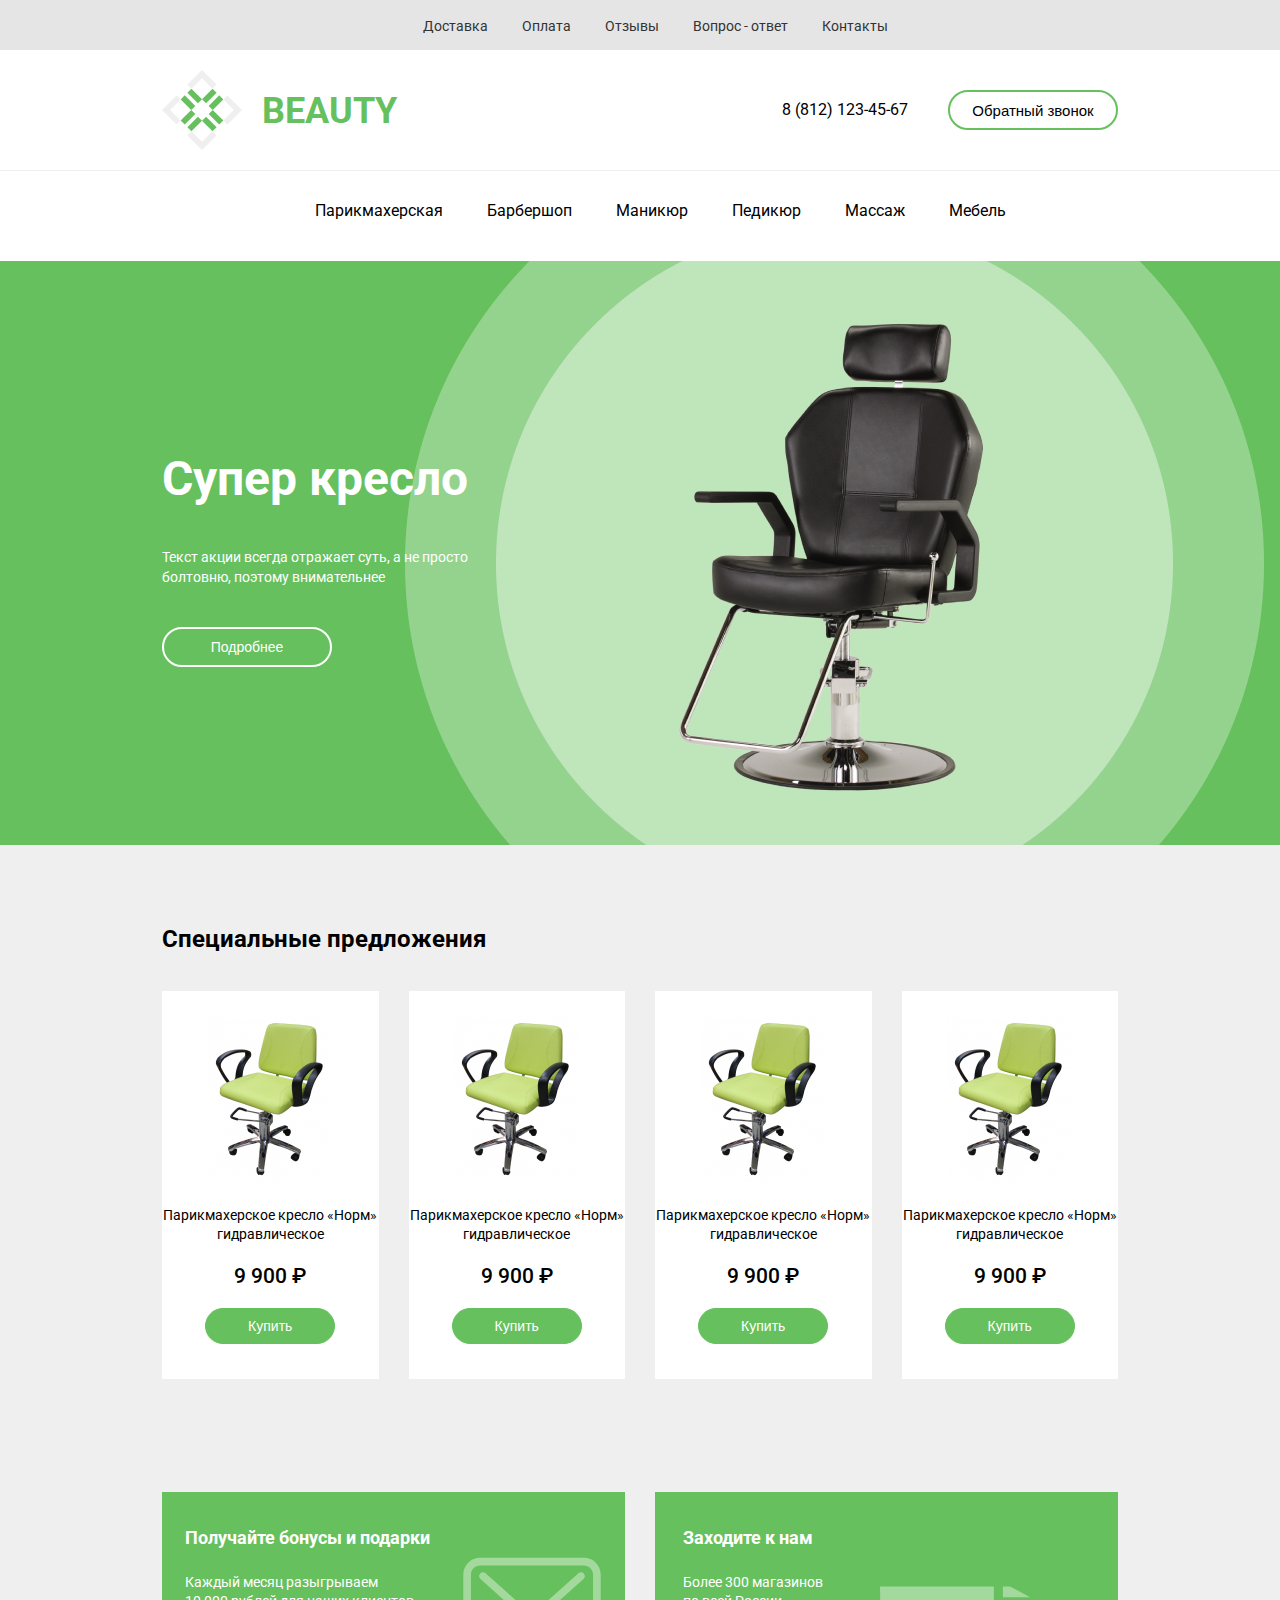
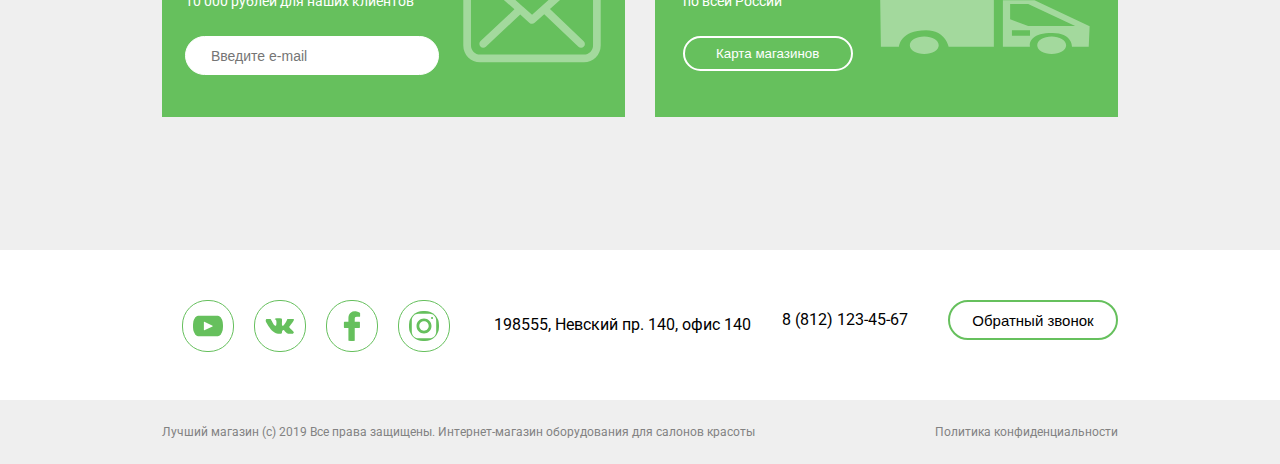
<file: Beauty/index.html>
<!DOCTYPE html>
<html lang="ru">
  <head>
    <meta charset="UTF-8" />
    <meta http-equiv="X-UA-Compatible" content="IE=edge" />
    <meta name="viewport" content="width=device-width, initial-scale=1.0" />
    <title>Сайт c адаптивом</title>
    <link rel="stylesheet" href="./css/index.css" />
  </head>
  <body>
    <header>
      <div class="header__1block">
        <div class="container">
          <div class="header__1block_nav">
            <a class="header__1block_nav_a" href="">Доставка</a>
            <a class="header__1block_nav_a" href="">Оплата</a>
            <a class="header__1block_nav_a" href="">Отзывы</a>
            <a class="header__1block_nav_a" href="">Вопрос - ответ</a>
            <a class="header__1block_nav_a" href="">Контакты</a>
          </div>
        </div>
      </div>
      <div class="header__block2_border">
        <div class="container">
          <div class="header__2block">
            <div class="header__2block_left">
              <img class="header__2block_img" src="./images/logo.svg" alt="" />
              <p class="header__2block_left_p">BEAUTY</p>
            </div>
            <div class="header__2block_right">
              <p class="header__2block_tell">8 (812) 123-45-67</p>
              <button class="header__2block_btn">Обратный звонок</button>
            </div>
          </div>
        </div>
      </div>
      <div class="container">
        <div class="header__3block">
          <a href="">Парикмахерская</a>
          <a href="">Барбершоп</a>
          <a href="">Маникюр</a>
          <a href="">Педикюр</a>
          <a href="">Массаж</a>
          <a href="">Мебель</a>
        </div>
      </div>
    </header>
    <main>
      <div class="main__first">
        <div class="container">
          <div class="main__first_nav">
            <h2 class="main__first_h2">Супер кресло</h2>
            <p class="main__first_p">
              Текст акции всегда отражает суть, а не просто <br />
              болтовню, поэтому внимательнее
            </p>
            <button class="main__first_btn">Подробнее</button>
          </div>
        </div>
      </div>
      <div class="container container2">
        <div class="second__block">
          <h2 class="second__block_h2">Специальные предложения</h2>
          <div class="second__block_one">
            <div class="second__block_blocks mg-left">
              <img
                class="second__block_img"
                src="./images/Rectangle .png"
                alt="кресло"
              />
              <p class="second__block_p1">
                Парикмахерское кресло «Норм» гидравлическое
              </p>
              <p class="second__block_p2">9 900 ₽</p>
              <button class="second__block_btn">Купить</button>
            </div>
            <div class="second__block_blocks mbb mg-rigth">
              <img
                class="second__block_img"
                src="./images/Rectangle .png"
                alt="кресло"
              />
              <p class="second__block_p1">
                Парикмахерское кресло «Норм» гидравлическое
              </p>
              <p class="second__block_p2">9 900 ₽</p>
              <button class="second__block_btn">Купить</button>
            </div>
            <div class="second__block_blocks mbb mg-left">
              <img
                class="second__block_img"
                src="./images/Rectangle .png"
                alt="кресло"
              />
              <p class="second__block_p1">
                Парикмахерское кресло «Норм» гидравлическое
              </p>
              <p class="second__block_p2">9 900 ₽</p>
              <button class="second__block_btn">Купить</button>
            </div>
            <div class="second__block_blocks mbb mg-rigth">
              <img
                class="second__block_img"
                src="./images/Rectangle .png"
                alt="кресло"
              />
              <p class="second__block_p1">
                Парикмахерское кресло «Норм» гидравлическое
              </p>
              <p class="second__block_p2">9 900 ₽</p>
              <button class="second__block_btn">Купить</button>
            </div>
          </div>
        </div>
        <div class="message__block">
          <div class="message__block_blocks mbb1">
            <div class="message__block_nav">
              <p class="message__block_p1">Получайте бонусы и подарки</p>
              <p class="message__block_p2">
                Каждый месяц разыгрываем <br />
                10 000 рублей для наших клиентов
              </p>
              <input
                class="message__block_inp"
                type="email"
                placeholder="Введите e-mail"
              />
            </div>
            <img
              class="message__block_img"
              src="./images/message..svg"
              alt=""
            />
          </div>
          <div class="message__block_blocks marg">
            <div class="message__block_nav">
              <p class="message__block_p1">Заходите к нам</p>
              <p class="message__block_p2">
                Более 300 магазинов <br />
                по всей России
              </p>
              <button class="message__block_btn">Карта магазинов</button>
            </div>
            <img class="message__block_img2" src="./images/car.svg" alt="" />
          </div>
        </div>
      </div>
    </main>
    <footer>
      <div class="container">
        <div class="footer">
          <div class="footer__images">
            <a href=""
              ><img class="footer__img" src="./images/youtube.svg" alt=""
            /></a>
            <a href="">
              <img class="footer__img" src="./images/vk.svg" alt=""
            /></a>
            <a href="">
              <img class="footer__img" src="./images/facebook-logo.svg" alt=""
            /></a>
            <a href=""
              ><img class="footer__img" src="./images/instagram.svg" alt=""
            /></a>
          </div>
          <p class="footer__p">198555, Невский пр. 140, офис 140</p>
          <div class="footer__nav">
            <p class="header__2block_tell">8 (812) 123-45-67</p>
            <button class="header__2block_btn">Обратный звонок</button>
          </div>
        </div>
      </div>
      <div class="subfooter">
        <div class="container">
          <div class="subfooter__nav">
            <a class="subfooter_a" href=""
              >Лучший магазин (с) 2019 Все права защищены. Интернет-магазин
              оборудования для салонов красоты</a
            >
            <a class="subfooter_a" href="">Политика конфиденциальности</a>
          </div>
        </div>
      </div>
    </footer>
  </body>
</html>
</file>
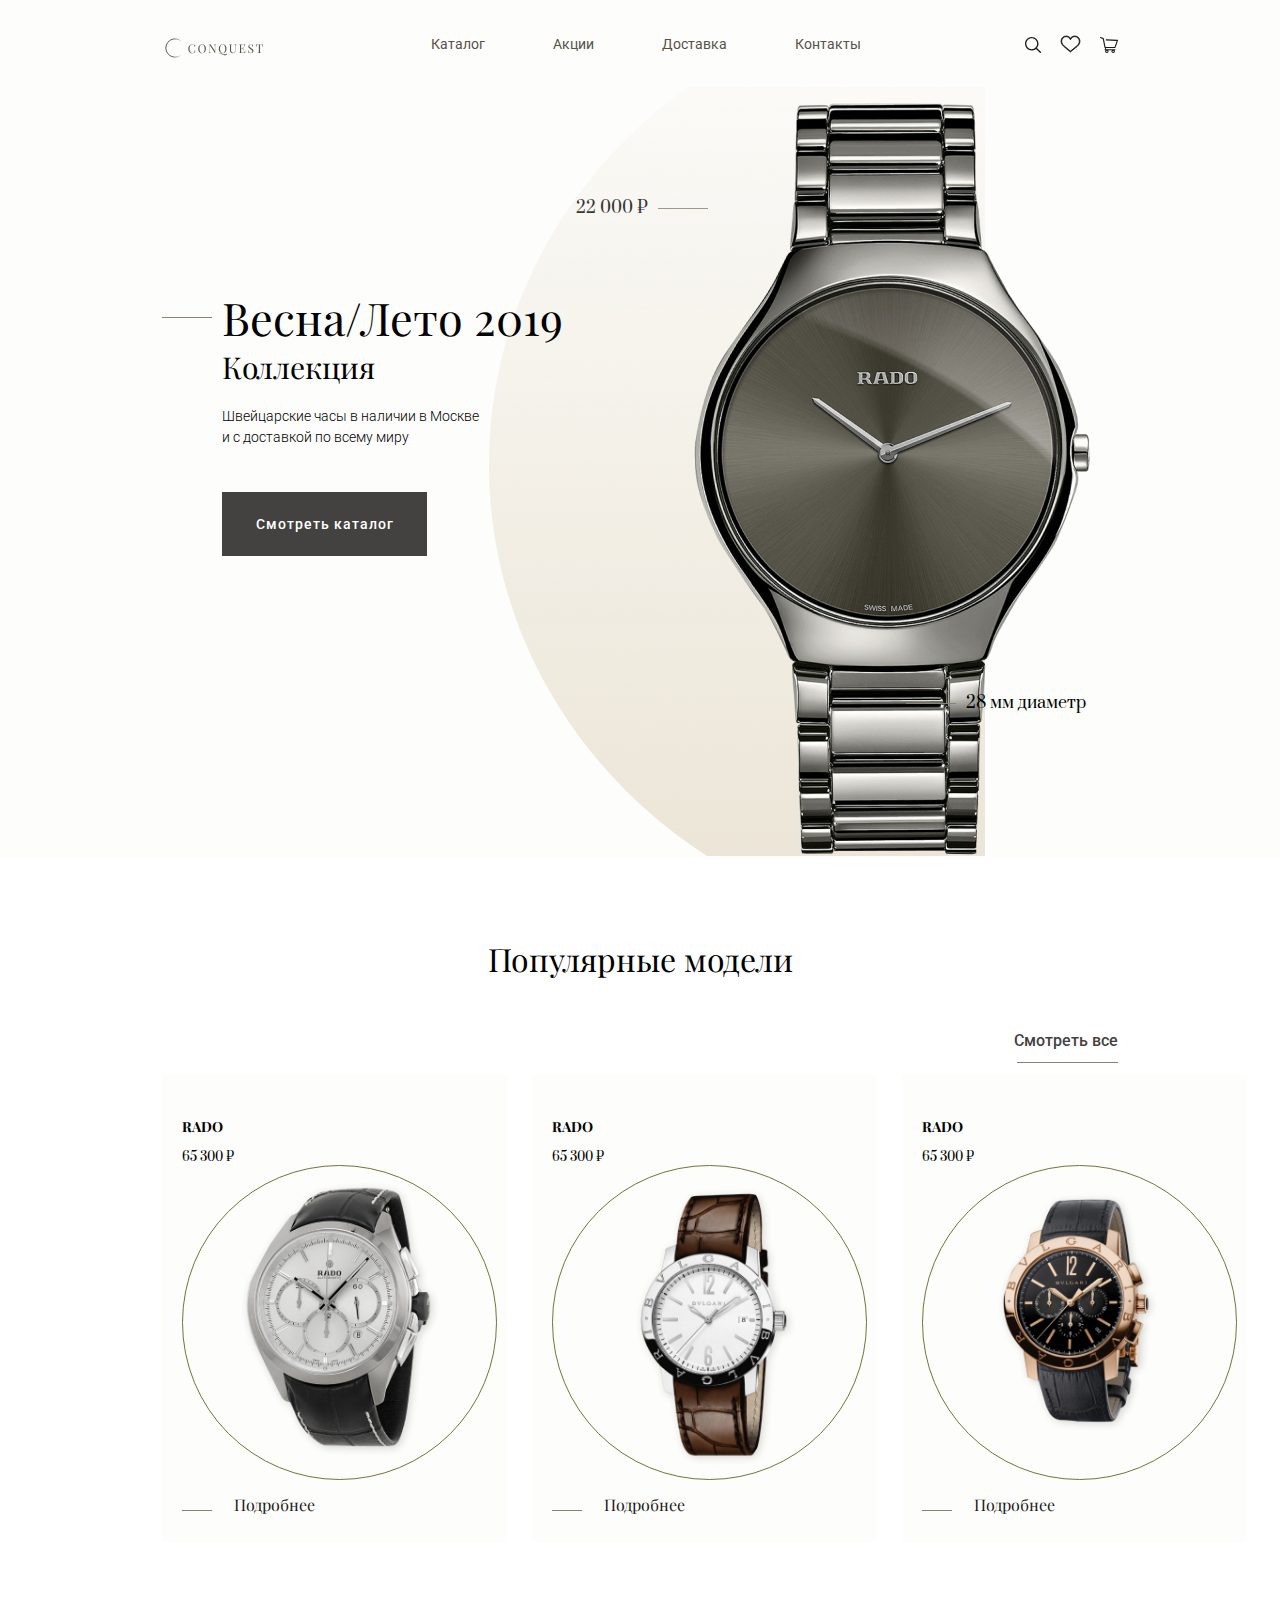
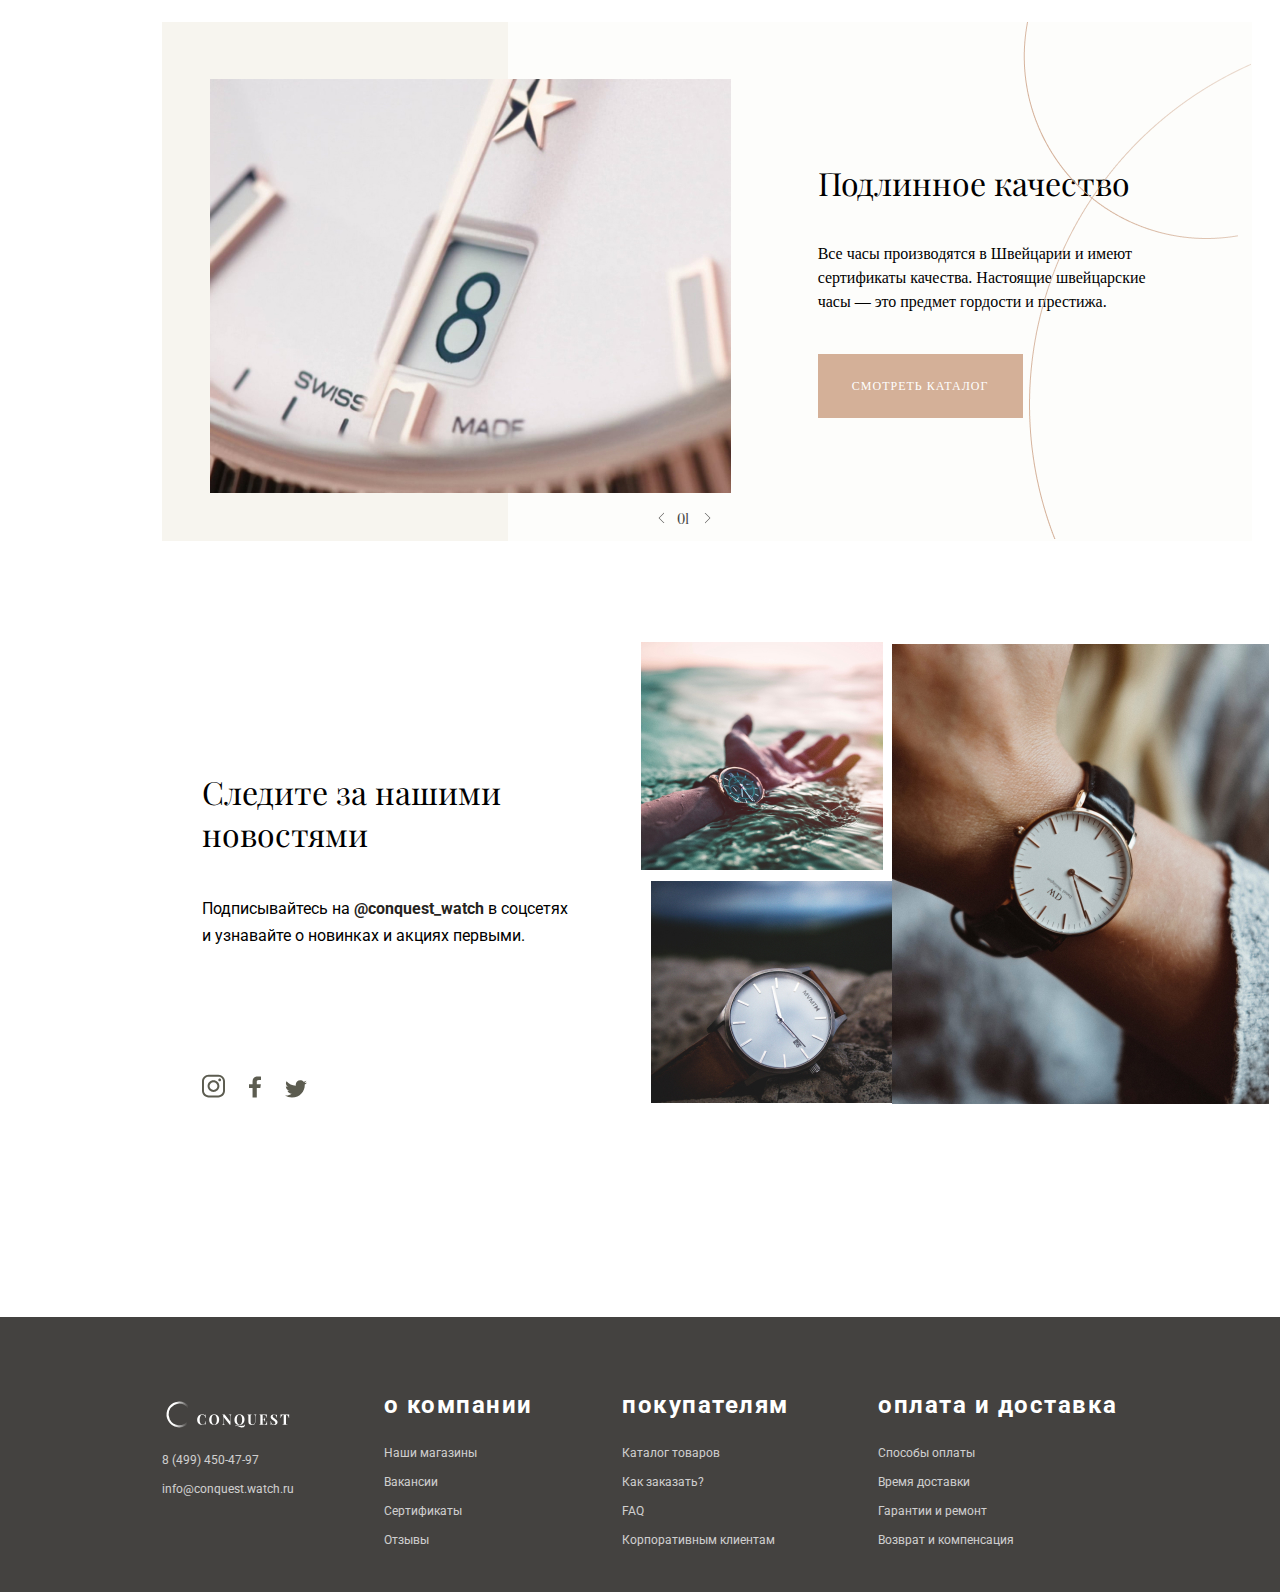
<file: watch/index.html>
<!DOCTYPE html>
<html lang="ru">
  <head>
    <meta charset="UTF-8" />
    <meta http-equiv="X-UA-Compatible" content="IE=edge" />
    <meta name="viewport" content="width=device-width, initial-scale=1.0" />
    <title>SCSS без адаптива</title>
    <link rel="stylesheet" href="css/index.css" />
  </head>
  <body>
    <header class="header">
      <div class="container">
        <div class="header__nav">
          <img src="./images/logo.svg" alt="" />
          <div class="header__href">
            <a class="header__a first" href=""> Каталог </a>
            <a class="header__a" href=""> Акции </a>
            <a class="header__a" href=""> Доставка </a>
            <a class="header__a" href=""> Контакты </a>
          </div>
          <div>
            <a href="">
              <img class="header__svg first" src="./images/Vector.svg" alt="" />
            </a>

            <a href="">
              <img class="header__svg" src="./images/Vector2.svg" alt="" />
            </a>

            <a href="">
              <img class="header__svg" src="./images/Vector3.svg" alt="" />
            </a>
          </div>
        </div>
        <div class="header__main">
          <div class="header__left">
            <img class="img__line" src="./images/Line.png" alt="" />
            <div>
              <h1 class="header__left_h1">Весна/Лето 2019</h1>
              <p class="header__left_p1">Коллекция</p>
              <p class="header__left_p2">
                Швейцарские часы в наличии в Москве <br />
                и с доставкой по всему миру
              </p>
              <button class="header__left_btn">Смотреть каталог</button>
            </div>
          </div>
          <div class="header__right">
            <div class="header__right_price1">
              <p class="header__right_p1">22 000 ₽</p>
              <img class="img__line_2" src="./images/Line.png" alt="" />
            </div>
            <img class="header__right_img1" src="./images/Ellipse.png" alt="" />
            <img
              class="header__right_img2"
              src="./images/watch_main.png"
              alt=""
            />
            <div class="header__right_price2">
              <img class="img__line_2" src="./images/Line.png" alt="" />
              <p class="header__right_p2">28 мм диаметр</p>
            </div>
          </div>
        </div>
      </div>
    </header>
    <main>
      <div class="container">
        <div class="firstblock">
          <h2 class="firstblock__h2">Популярные модели</h2>
          <div class="firstblock__all">
            <a class="firstblock__a" href="">Смотреть все</a>
          </div>
          <div class="firstblock__all">
            <img class="firstblock__img" src="./images/Line.png" alt="" />
          </div>
          <div class="products">
            <div class="firstblock__product">
              <p class="firstblock__p1">RADO</p>
              <p class="firstblock__p2">65 300 ₽</p>
              <img
                class="firstblock__watches"
                src="./images/watch_1.png"
                alt=""
              />
              <div class="firstblock__padd">
                <img class="firstblock__line" src="./images/Line.png" alt="" />
                <a class="firstblock__a2" href="">Подробнее</a>
              </div>
            </div>
            <div class="firstblock__product">
              <p class="firstblock__p1">RADO</p>
              <p class="firstblock__p2">65 300 ₽</p>
              <img
                class="firstblock__watches"
                src="./images/watch_3.png"
                alt=""
              />
              <div class="firstblock__padd">
                <img class="firstblock__line" src="./images/Line.png" alt="" />
                <a class="firstblock__a2" href="">Подробнее</a>
              </div>
            </div>
            <div class="firstblock__product">
              <p class="firstblock__p1">RADO</p>
              <p class="firstblock__p2">65 300 ₽</p>
              <img
                class="firstblock__watches"
                src="./images/watch_4.png"
                alt=""
              />
              <div class="firstblock__padd">
                <img class="firstblock__line" src="./images/Line.png" alt="" />
                <a class="firstblock__a2" href="">Подробнее</a>
              </div>
            </div>
          </div>
        </div>
        <div class="secondblock">
          <div class="secondblock__color"></div>
          <div class="secondblock__color2">
            <div class="container">
              <img
                class="secondblock__img"
                src="./images/photo_banner.jpg"
                alt=""
              />
              <div class="secondblock__nav">
                <div class="slider">
                  <a href=""
                    ><img
                      class="slider__img"
                      src="./images/arrow_left.png"
                      alt="" /></a
                  >&nbsp;&nbsp;&nbsp; 01 &nbsp;&nbsp;&nbsp;
                  <a href=""
                    ><img
                      class="slider__img"
                      src="./images/arrow_right.png"
                      alt=""
                  /></a>
                </div>
                <div style="margin: 0 auto">
                  <h2 class="secondblock__h2">Подлинное качество</h2>
                  <p class="secondblock__p">
                    Все часы производятся в Швейцарии и имеют <br />
                    сертификаты качества. Настоящие швейцарские <br />
                    часы — это предмет гордости и престижа.
                  </p>
                  <button class="secondblock__btn">СМОТРЕТЬ КАТАЛОГ</button>
                  <img
                    class="secondblock__imgg1"
                    src="./images/Ellipse банер1.png"
                    alt=""
                  />
                  <img
                    class="secondblock__imgg2"
                    src="./images/Ellipse банер2.png"
                    alt=""
                  />
                </div>
              </div>
            </div>
          </div>
        </div>
        <div class="thirdblock">
          <div class="thirdblock__left">
            <h2 class="thirdblock__left_h2">Следите за нашими новостями</h2>
            <p class="thirdblock__left_p">
              Подписывайтесь на
              <a class="thirdblock__left_a" href=""> @conquest_watch </a>
              в соцсетях <br />
              и узнавайте о новинках и акциях первыми.
            </p>
            <a href="">
              <img
                class="thirdblock__left_img"
                src="./images/instagram_icon.svg"
                alt=""
            /></a>
            <a href=""
              ><img
                class="thirdblock__left_img"
                src="./images/facebook_icon.svg"
                alt=""
            /></a>
            <a href="">
              <img
                class="thirdblock__left_img"
                src="./images/twitter_icon.svg"
                alt=""
            /></a>
          </div>
          <div class="thirdblock__rigth">
            <img
              class="thirdblock__rigth_img1"
              src="./images/photo_1.jpg"
              alt=""
            />
            <img
              class="thirdblock__rigth_img2"
              src="./images/photo_2.jpg"
              alt=""
            />
            <img
              class="thirdblock__rigth_img3"
              src="./images/photo_3.jpg"
              alt=""
            />
          </div>
        </div>
      </div>
    </main>
    <footer class="footer">
      <div class="container">
        <div class="footer__nav">
          <div class="footer__column1">
            <img class="footer__img" src="./images/log2.svg" alt="" />
            <a class="footer__a" href="tel:">8 (499) 450-47-97</a>
            <a class="footer__a" href="">info@conquest.watch.ru</a>
          </div>
          <div class="footer__column2">
            <p class="footer__p">о компании</p>
            <a class="footer__a" href="">Наши магазины</a>
            <a class="footer__a" href="">Вакансии</a>
            <a class="footer__a" href="">Сертификаты</a>
            <a class="footer__a" href="">Отзывы</a>
          </div>
          <div class="footer__column3">
            <p class="footer__p">покупателям</p>
            <a class="footer__a" href="">Каталог товаров</a>
            <a class="footer__a" href="">Как заказать?</a>
            <a class="footer__a" href="">FAQ</a>
            <a class="footer__a" href="">Корпоративным клиентам</a>
          </div>
          <div class="footer__column4">
            <p class="footer__p">оплата и доставка</p>
            <a class="footer__a" href="">Способы оплаты</a>
            <a class="footer__a" href="">Время доставки</a>
            <a class="footer__a" href="">Гарантии и ремонт</a>
            <a class="footer__a" href="">Возврат и компенсация</a>
          </div>
        </div>
      </div>
    </footer>
  </body>
</html>
</file>
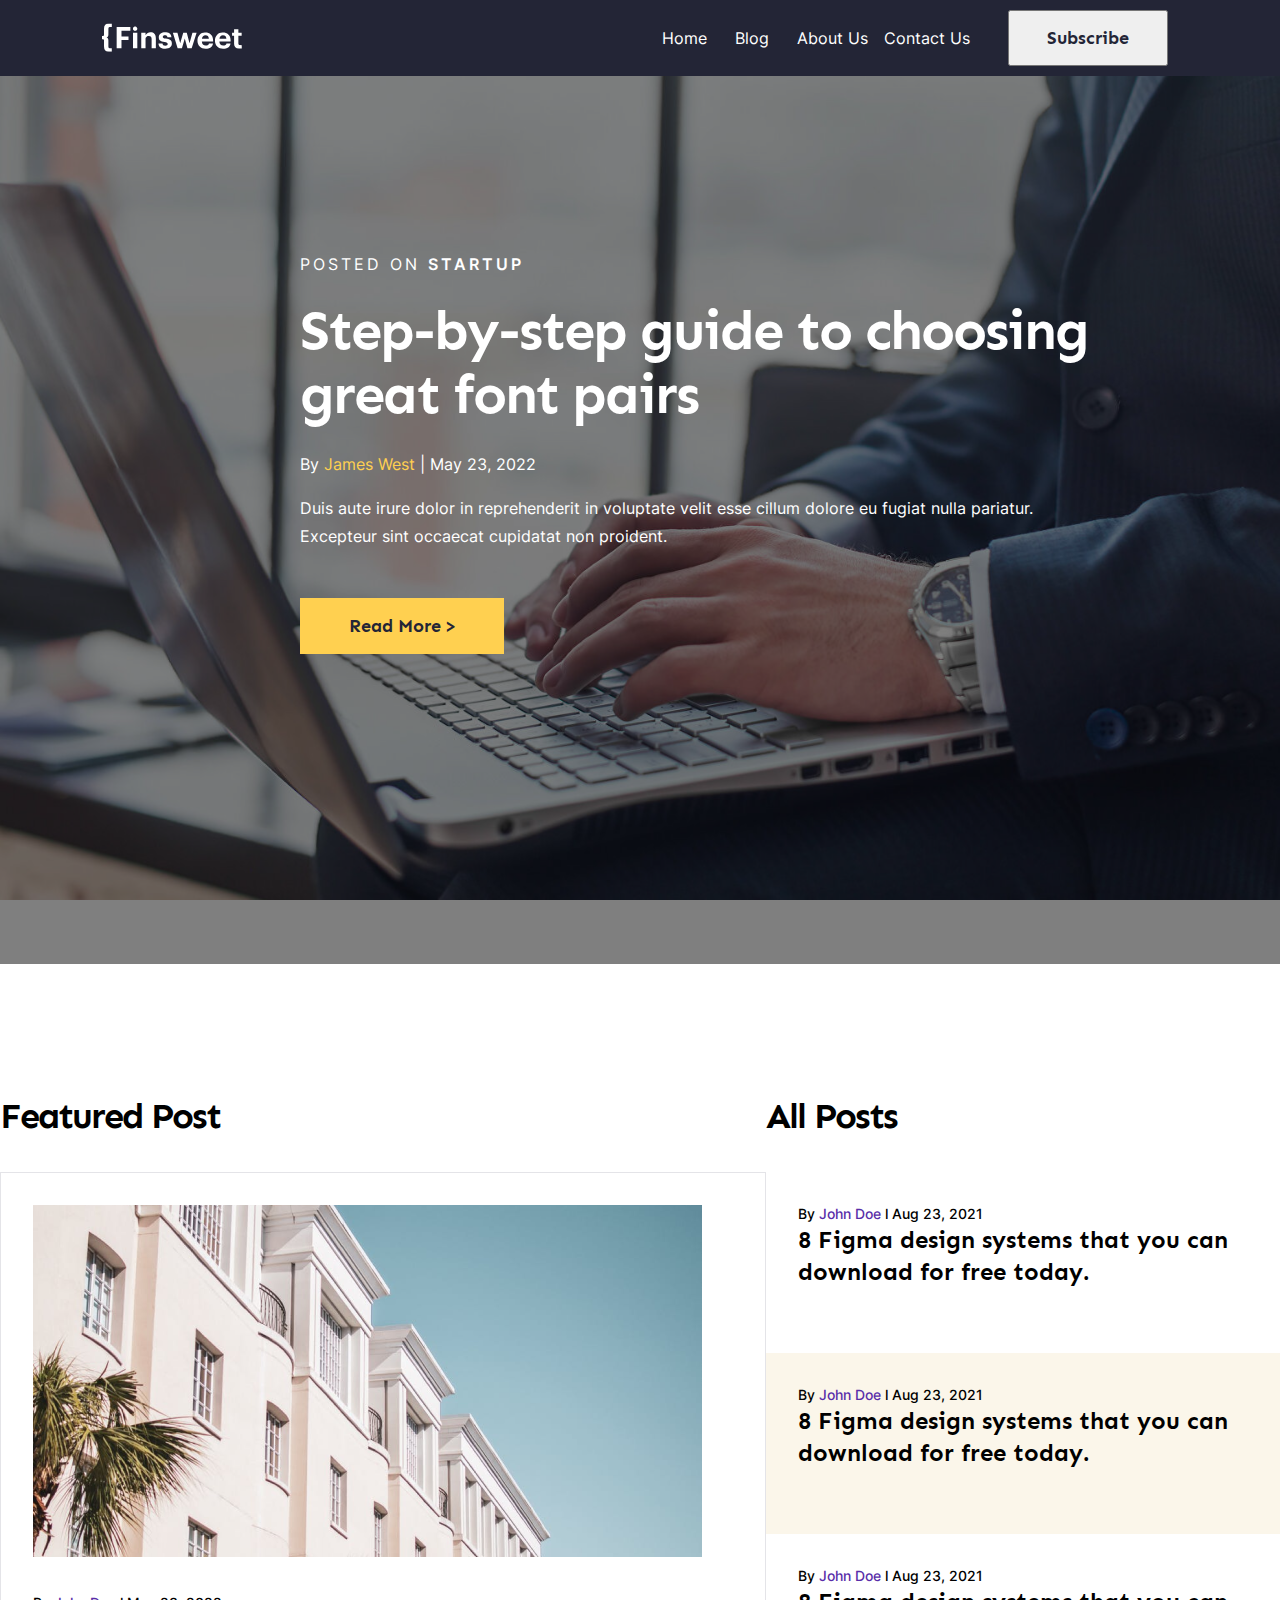
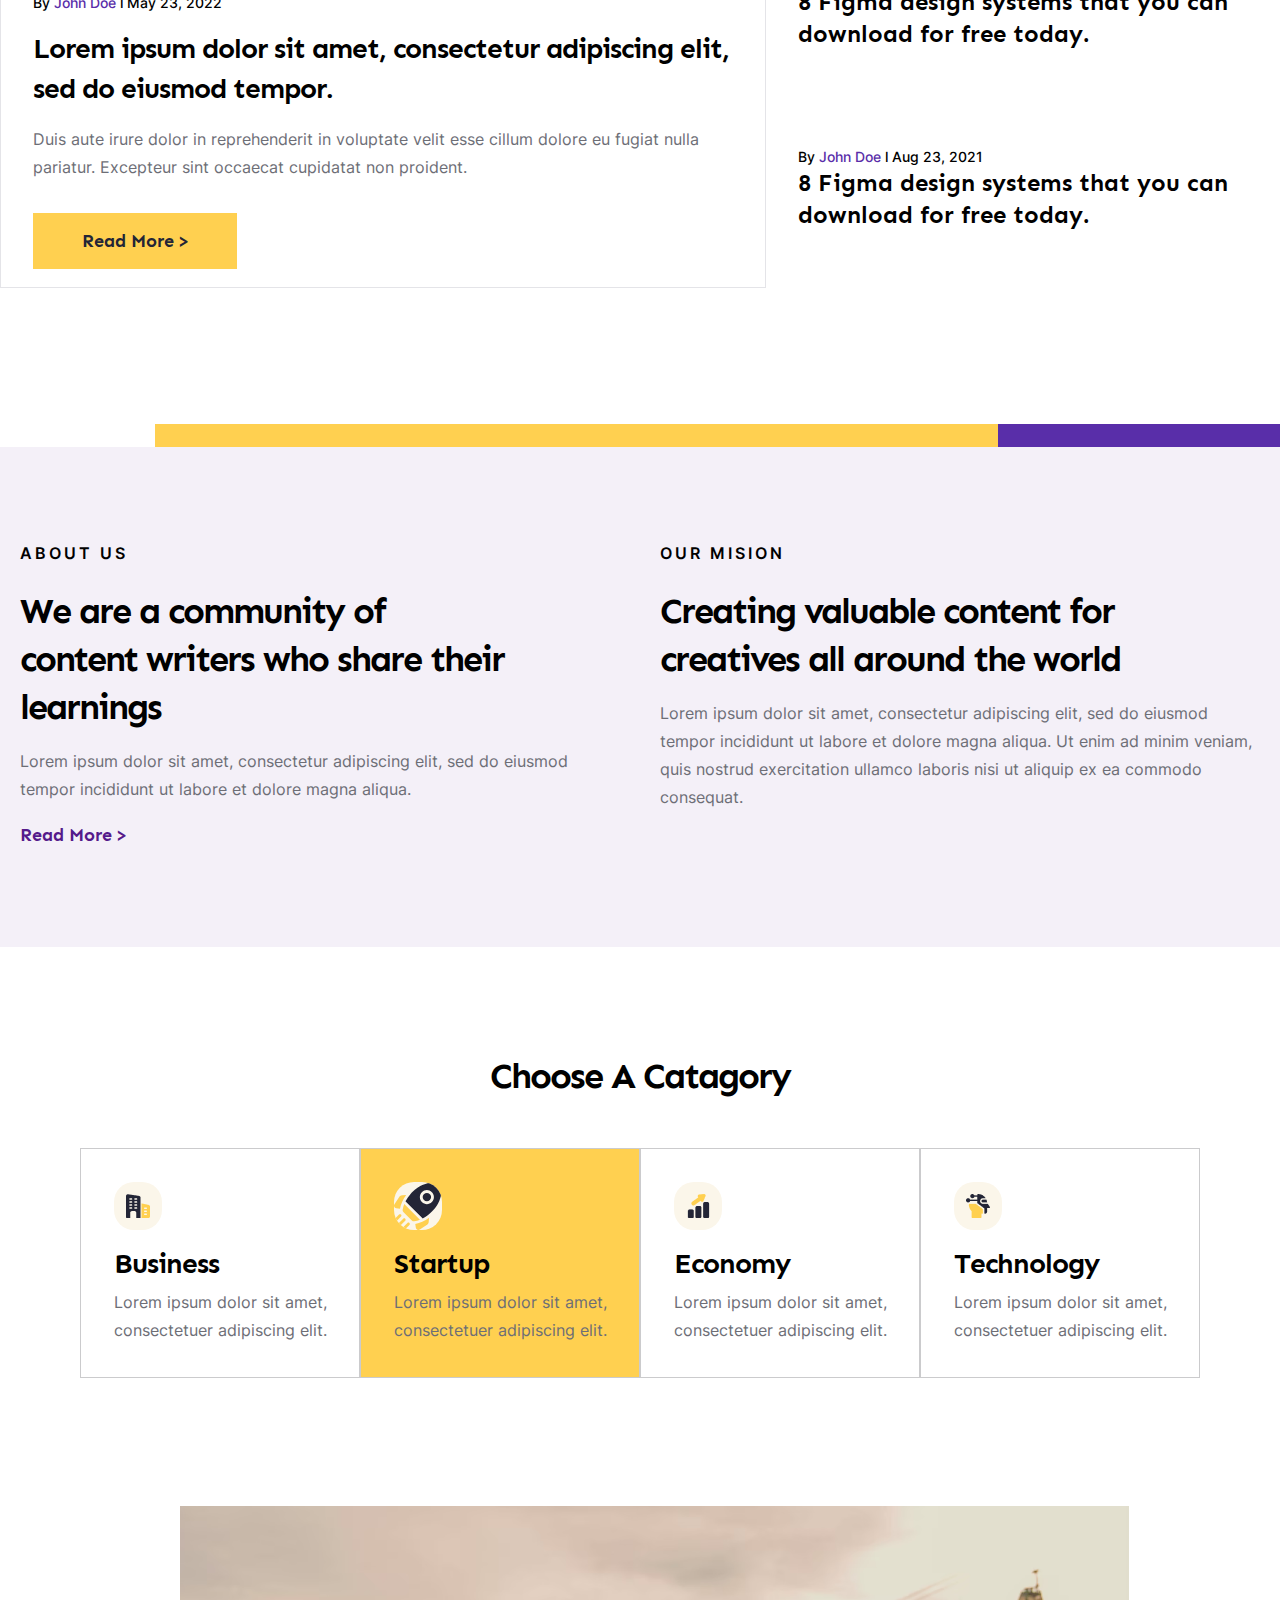
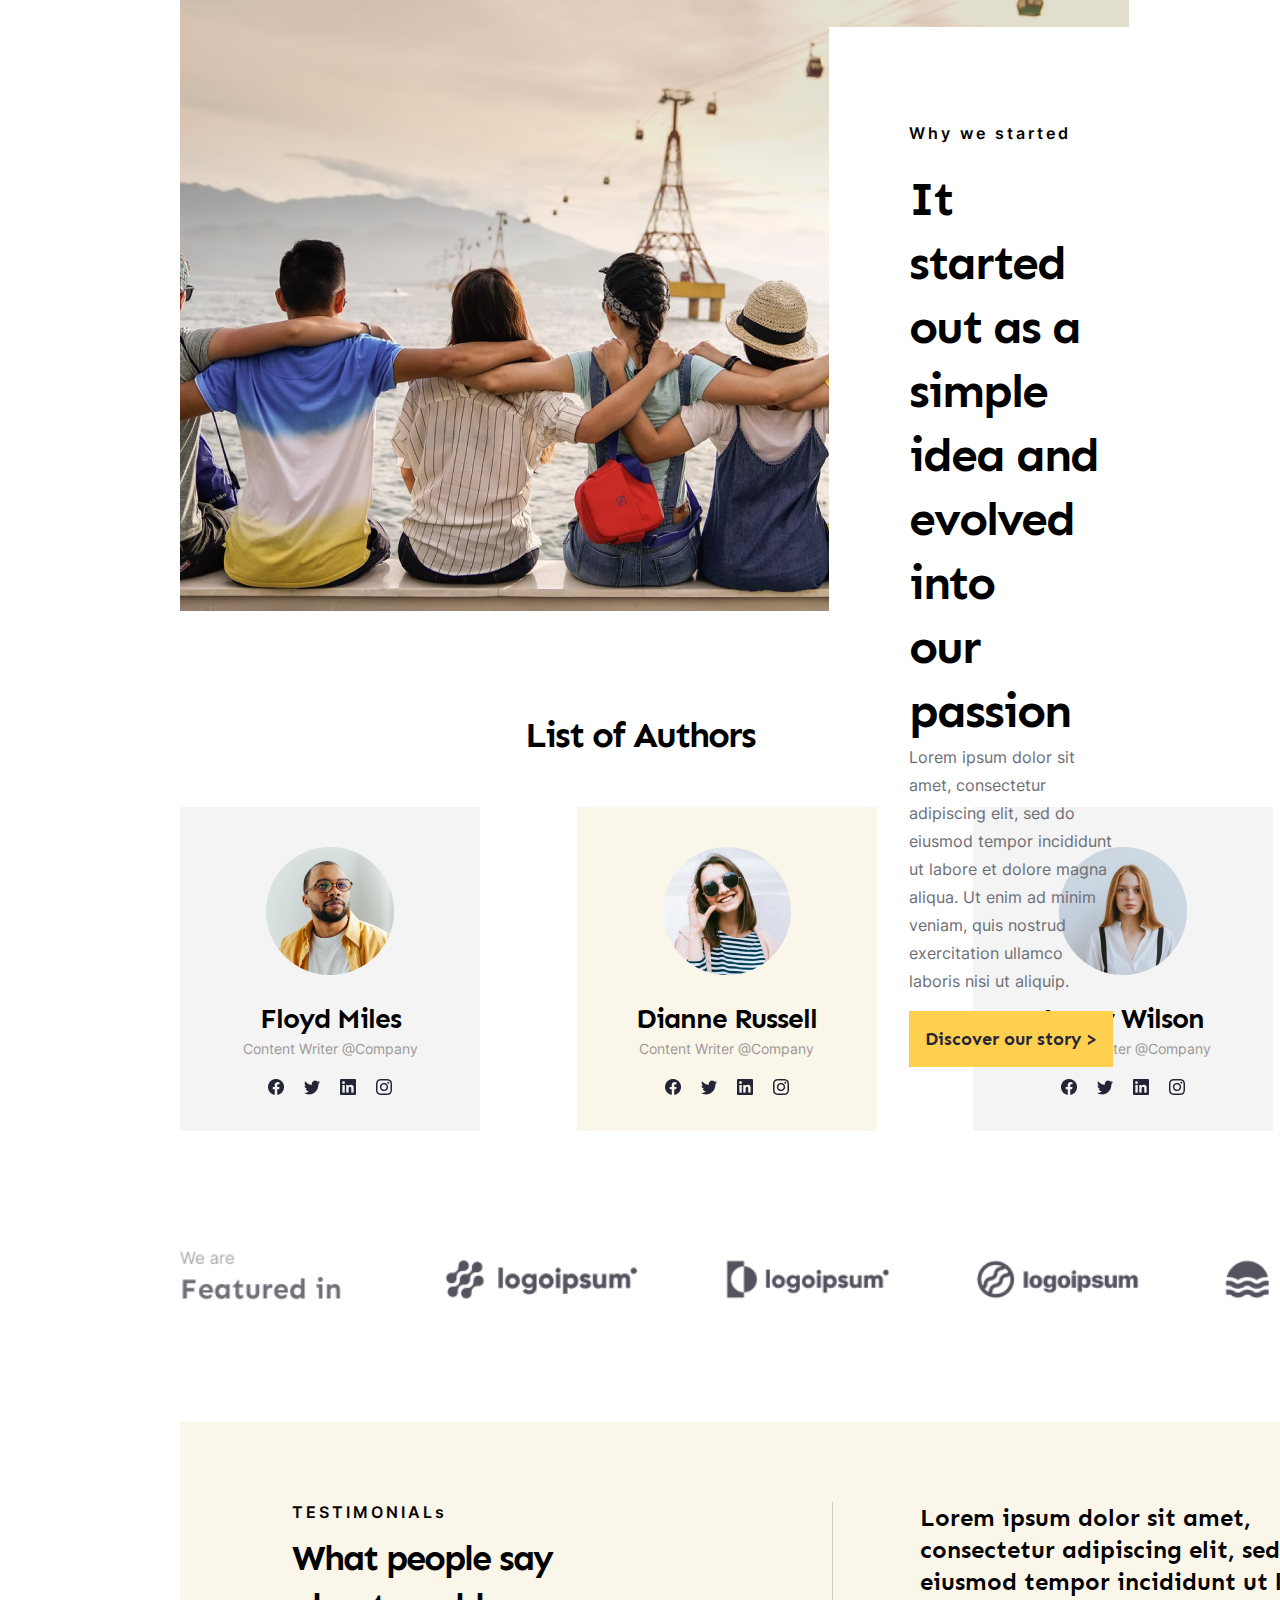
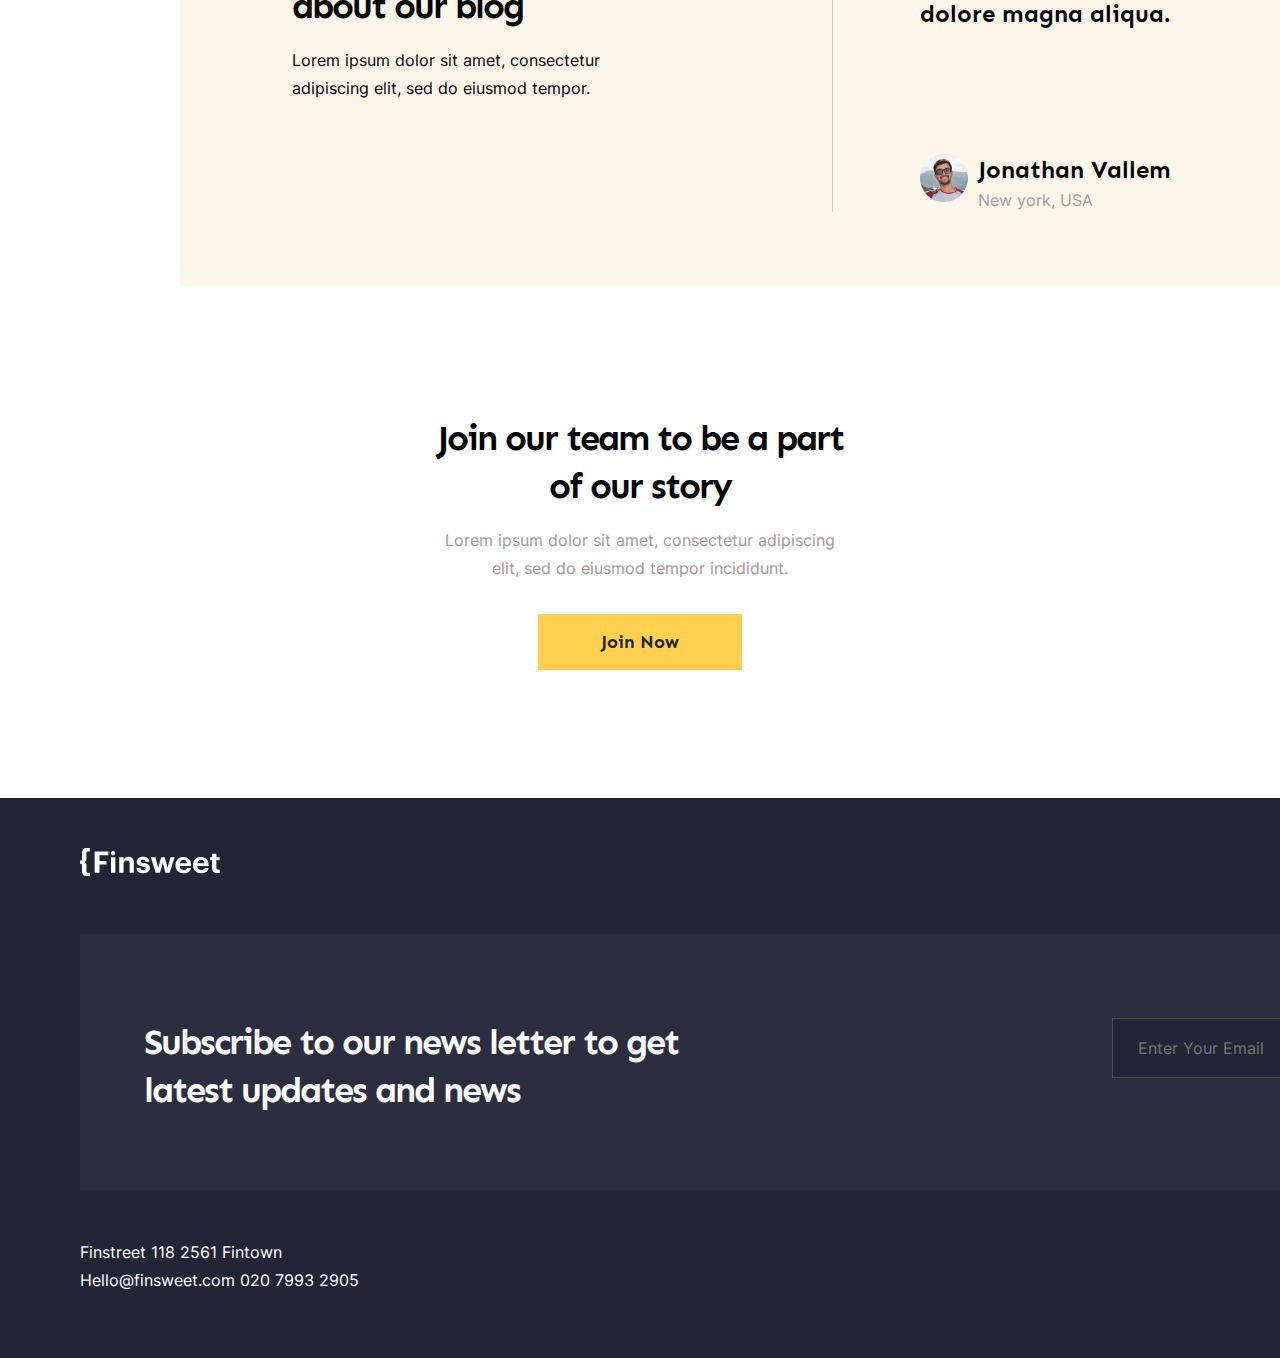
<file: Проект 5/index.html>
<!DOCTYPE html>
<html lang="en">
  <head>
    <meta charset="UTF-8" />
    <meta http-equiv="X-UA-Compatible" content="IE=edge" />
    <meta name="viewport" content="width=device-width, initial-scale=1.0" />
    <title>Finsweet</title>
    <link rel="stylesheet" href="css/index.css" />
  </head>
  <body>
    <header class="header">
      <div class="container">
        <div class="header_up">
          <img src="./images/Logo.svg" alt="" />
          <div class="header__tittle"></div>
          <div class="header__navigation">
            <a class="header__navigation_list" href="">Home</a>
            <a class="header__navigation_list" href="">Blog</a>
            <a class="header__navigation_list" href="">About Us</a>
            <a class="header__navigation_list fix" href="">Contact Us</a>
            <button class="header__btn">Subscribe</button>
          </div>
        </div>

        <div class="header_down">
          <div class="container">
            <div class="header__down_navigation">
              <p class="header__down_navigation_p">
                POSTED ON
                <span class="header__down_navigation_s">STARTUP </span>
              </p>
              <h1>Step-by-step guide to choosing great font pairs</h1>
              <p class="header__down_navigation_p2">
                By
                <span class="header__down_navigation_s2"> James West </span> |
                May 23, 2022
              </p>
              <p class="header__down_navigation_p3">
                Duis aute irure dolor in reprehenderit in voluptate velit esse
                cillum dolore eu fugiat nulla pariatur. Excepteur sint occaecat
                cupidatat non proident.
              </p>
              <button class="btn_hd">Read More ></button>
            </div>
          </div>
        </div>
      </div>
    </header>
    <main>
      <div class="container">
        <div class="main__firstblock">
          <div class="main__FeaturedPost">
            <h2 class="post">Featured Post</h2>
            <div class="main__FeaturedPost_cont">
              <img src="./images/post1.png" alt="" />
              <p class="main__FeaturedPost_p">
                By <span class="main__FeaturedPost_span"> John Doe</span> l May
                23, 2022
              </p>
              <p class="main__FeaturedPost_lorem">
                Lorem ipsum dolor sit amet, consectetur adipiscing elit, sed do
                eiusmod tempor.
              </p>
              <p class="main__FeaturedPost_duis">
                Duis aute irure dolor in reprehenderit in voluptate velit esse
                cillum dolore eu fugiat nulla pariatur. Excepteur sint occaecat
                cupidatat non proident.
              </p>
              <button class="btn_hd">Read More ></button>
            </div>
          </div>
          <div class="main__allPost">
            <div class="main__allPost_nav">
              <h2 class="post">All Posts</h2>
              <div class="main__allPost_cont">
                <div class="main__allPost_right">
                  <p class="main__allPost_p">
                    By <span class="main__allPost_1span"> John Doe</span> l Aug
                    23, 2021
                  </p>
                  <p class="main__allPost_p2">
                    8 Figma design systems that you can download for free today.
                  </p>
                </div>
                <div class="main__allPost_right main__allPost_right-color">
                  <p class="main__allPost_p">
                    By <span class="main__allPost_1span"> John Doe</span> l Aug
                    23, 2021
                  </p>
                  <p class="main__allPost_p2">
                    8 Figma design systems that you can download for free today.
                  </p>
                </div>
                <div class="main__allPost_right">
                  <p class="main__allPost_p">
                    By <span class="main__allPost_1span"> John Doe</span> l Aug
                    23, 2021
                  </p>
                  <p class="main__allPost_p2">
                    8 Figma design systems that you can download for free today.
                  </p>
                </div>
                <div class="main__allPost_right">
                  <p class="main__allPost_p">
                    By <span class="main__allPost_1span"> John Doe</span> l Aug
                    23, 2021
                  </p>
                  <p class="main__allPost_p2">
                    8 Figma design systems that you can download for free today.
                  </p>
                </div>
              </div>
            </div>
          </div>
        </div>
      </div>
      <div class="container">
        <div class="main_secondblock">
          <div class="second__color">
            <div class="second__block_color1"></div>
            <div class="second__block_color2"></div>
          </div>
          <div class="second__block">
            <div class="second__nav">
              <p class="second__p1">ABOUT US</p>
              <p class="second__p2">
                We are a community of <br />
                content writers who share their learnings
              </p>
              <p class="second__p3">
                Lorem ipsum dolor sit amet, consectetur adipiscing elit, sed do
                eiusmod tempor incididunt ut labore et dolore magna aliqua.
              </p>
              <a class="second__a1" href="">Read More ></a>
            </div>
            <div class="second__nav">
              <p class="second__p1">OUR MISION</p>
              <p class="second__p2">
                Creating valuable content for creatives all around the world
              </p>
              <p class="second__p3">
                Lorem ipsum dolor sit amet, consectetur adipiscing elit, sed do
                eiusmod tempor incididunt ut labore et dolore magna aliqua. Ut
                enim ad minim veniam, quis nostrud exercitation ullamco laboris
                nisi ut aliquip ex ea commodo consequat.
              </p>
            </div>
          </div>
        </div>
        <div class="three__block">
          <h2 class="three__h2">Choose A Catagory</h2>
          <div class="three__block_nav">
            <div class="three__blocks_list">
              <img class="img__color" src="./images/Icon.png" alt="" />
              <p class="three__p1">Business</p>
              <p class="three__p2">
                Lorem ipsum dolor sit amet, consectetuer adipiscing elit.
              </p>
            </div>
            <div class="three__blocks_list tbl__color">
              <img class="img__color" src="./images/shuttle.svg" alt="" />
              <p class="three__p1">Startup</p>
              <p class="three__p2">
                Lorem ipsum dolor sit amet, consectetuer adipiscing elit.
              </p>
            </div>
            <div class="three__blocks_list">
              <img class="img__color" src="./images/ladder.png" alt="" />
              <p class="three__p1">Economy</p>
              <p class="three__p2">
                Lorem ipsum dolor sit amet, consectetuer adipiscing elit.
              </p>
            </div>
            <div class="three__blocks_list">
              <img
                class="img__color"
                src="images/business-and-trade 1.png"
                alt=""
              />
              <p class="three__p1">Technology</p>
              <p class="three__p2">
                Lorem ipsum dolor sit amet, consectetuer adipiscing elit.
              </p>
            </div>
          </div>
        </div>
      </div>
      <div class="container">
        <div class="quad__block">
          <img class="quad__img" src="./images/4 img.png" alt="" />
          <div class="quad__right">
            <div class="quad__right_nav">
              <p class="second__p1">Why we started</p>
              <p class="quad__p2">
                It started out as a simple idea and evolved into <br />
                our passion
              </p>
              <p class="second__p3 quad__p3">
                Lorem ipsum dolor sit amet, consectetur adipiscing elit, sed do
                eiusmod tempor incididunt ut labore et dolore magna aliqua. Ut
                enim ad minim veniam, quis nostrud exercitation ullamco laboris
                nisi ut aliquip.
              </p>
              <button class="btn_hd quad_btn">Discover our story ></button>
            </div>
          </div>
        </div>
      </div>
      <div class="container">
        <h2 class="five_h2">List of Authors</h2>
        <div class="five__block">
          <div class="five__nav">
            <img class="five_img" src="./images/ssaa.png" alt="" />
            <p class="five__p1">Floyd Miles</p>
            <p class="five__p2">Content Writer @Company</p>
            <div class="five__list_icon">
              <img class="five__icons" src="./images/Vector.png" alt="" />
              <img class="five__icons" src="./images/Vector1.png" alt="" />
              <img class="five__icons" src="./images/Vector2.png" alt="" />
              <img class="five__icons" src="./images/vector3.png" alt="" />
            </div>
          </div>
          <div class="five__nav five__nav_color">
            <img class="five_img" src="./images/ssaa4.png" alt="" />
            <p class="five__p1">Dianne Russell</p>
            <p class="five__p2">Content Writer @Company</p>
            <div class="five__list_icon">
              <img class="five__icons" src="./images/Vector.png" alt="" />
              <img class="five__icons" src="./images/Vector1.png" alt="" />
              <img class="five__icons" src="./images/Vector2.png" alt="" />
              <img class="five__icons" src="./images/vector3.png" alt="" />
            </div>
          </div>
          <div class="five__nav">
            <img class="five_img" src="./images/ssaa2.png" alt="" />
            <p class="five__p1">Jenny Wilson</p>
            <p class="five__p2">Content Writer @Company</p>
            <div class="five__list_icon">
              <img class="five__icons" src="./images/Vector.png" alt="" />
              <img class="five__icons" src="./images/Vector1.png" alt="" />
              <img class="five__icons" src="./images/Vector2.png" alt="" />
              <img class="five__icons" src="./images/vector3.png" alt="" />
            </div>
          </div>
          <div class="five__nav">
            <img class="five_img" src="./images/ssaa3.png" alt="" />
            <p class="five__p1">Leslie Alexander</p>
            <p class="five__p2">Content Writer @Company</p>
            <div class="five__list_icon">
              <img class="five__icons" src="./images/Vector.png" alt="" />
              <img class="five__icons" src="./images/Vector1.png" alt="" />
              <img class="five__icons" src="./images/Vector2.png" alt="" />
              <img class="five__icons" src="./images/vector3.png" alt="" />
            </div>
          </div>
        </div>
        <img class="five__logo" src="./images/ssaaaa.jpg" alt="" />
      </div>
      <div class="container">
        <div class="six_block">
          <div class="six__block_left">
            <p class="six_block_p1">TESTIMONIALs</p>
            <p class="six_block_p2">
              What people say <br />
              about our blog
            </p>
            <p class="six_block_p3">
              Lorem ipsum dolor sit amet, consectetur <br />
              adipiscing elit, sed do eiusmod tempor.
            </p>
          </div>
          <div class="six__block_rigth">
            <p class="six_block_p4">
              Lorem ipsum dolor sit amet, <br />
              consectetur adipiscing elit, sed do <br />
              eiusmod tempor incididunt ut labore et <br />
              dolore magna aliqua.
            </p>
            <div class="six__img">
              <div>
                <img src="./images/Profile picture.png" alt="" />
              </div>
              <div class="six_p5_p6">
                <p class="six_block_p5">Jonathan Vallem</p>
                <p class="six_block_p6">New york, USA</p>
              </div>
              <div class="six_block_circle">
                <div class="white">
                  <img class="img__btn" src="./images/Arrow2 1.png" alt="" />
                </div>
                <div class="black">
                  <img class="img__btn2" src="./images/Arrow 1.png" alt="" />
                </div>
              </div>
            </div>
          </div>
        </div>
      </div>
      <div class="container">
        <div class="seven__block">
          <p class="seven__block_p1">
            Join our team to be a part <br />
            of our story
          </p>
          <p class="seven__block_p2">
            Lorem ipsum dolor sit amet, consectetur adipiscing <br />
            elit, sed do eiusmod tempor incididunt.
          </p>
          <button class="btn_hd seven_btn">Join Now</button>
        </div>
      </div>
    </main>
    <footer>
      <div class="container">
        <div class="footer">
          <div class="footer__marg">
            <div class="footer__nav">
              <img src="./images/Logo.svg" alt="" />
              <div class="nav__foot">
                <a class="footer__navigation_list" href="">Home</a>
                <a class="footer__navigation_list" href="">Blog</a>
                <a class="footer__navigation_list" href="">About Us</a>
                <a class="footer__navigation_list" href="">Contact Us</a>
                <a class="footer__navigation_list" href="">Privacy Policy</a>
              </div>
            </div>
            <div class="footer__mid">
              <p class="footer__mid_p fottot">
                Subscribe to our news letter to get <br />
                latest updates and news
              </p>
              <div>
                <input
                  class="footer__mid_input fottot"
                  placeholder="Enter Your Email"
                  type="email"
                />
                <button class="btn_hd fottot foot__btn">Subscribe</button>
              </div>
            </div>
            <div class="footer__bot">
              <div>
                <p class="footer__bot_p1">Finstreet 118 2561 Fintown</p>
                <p class="footer__bot_p2">Hello@finsweet.com 020 7993 2905</p>
              </div>
              <div>
                <img class="footer__icons" src="./images/cector.png" alt="" />
                <img class="footer__icons" src="./images/cector2.png" alt="" />
                <img class="footer__icons" src="./images/cector3.png" alt="" />
                <img class="footer__icons" src="./images/cector4.png" alt="" />
              </div>
            </div>
          </div>
        </div>
      </div>
    </footer>
  </body>
</html>
</file>
<file: Beauty/css/index.css>
@import "default.css";
@import "fonts.css";
@import "header.css";
@import "main__first.css";
@import "second__block.css";
@import "message__block.css";
@import "footer.css";
</file>
<file: watch/css/index.css>
@import "style.css";
@import "header.css";
@import "fonts.css";
@import "firstblock.css";
@import "secondblock.css";
@import "thirdblock.css";
@import "footer.css";
</file>
<file: Проект 5/css/index.css>
@import "default.css";
@import "header.css";
@import "fonts.css";
@import "main Post.css";
@import "second block.css";
@import "three block.css";
@import "quad block.css";
@import "five block.css";
@import "six block.css";
@import "seven block.css";
@import "Footer.css";
</file>
